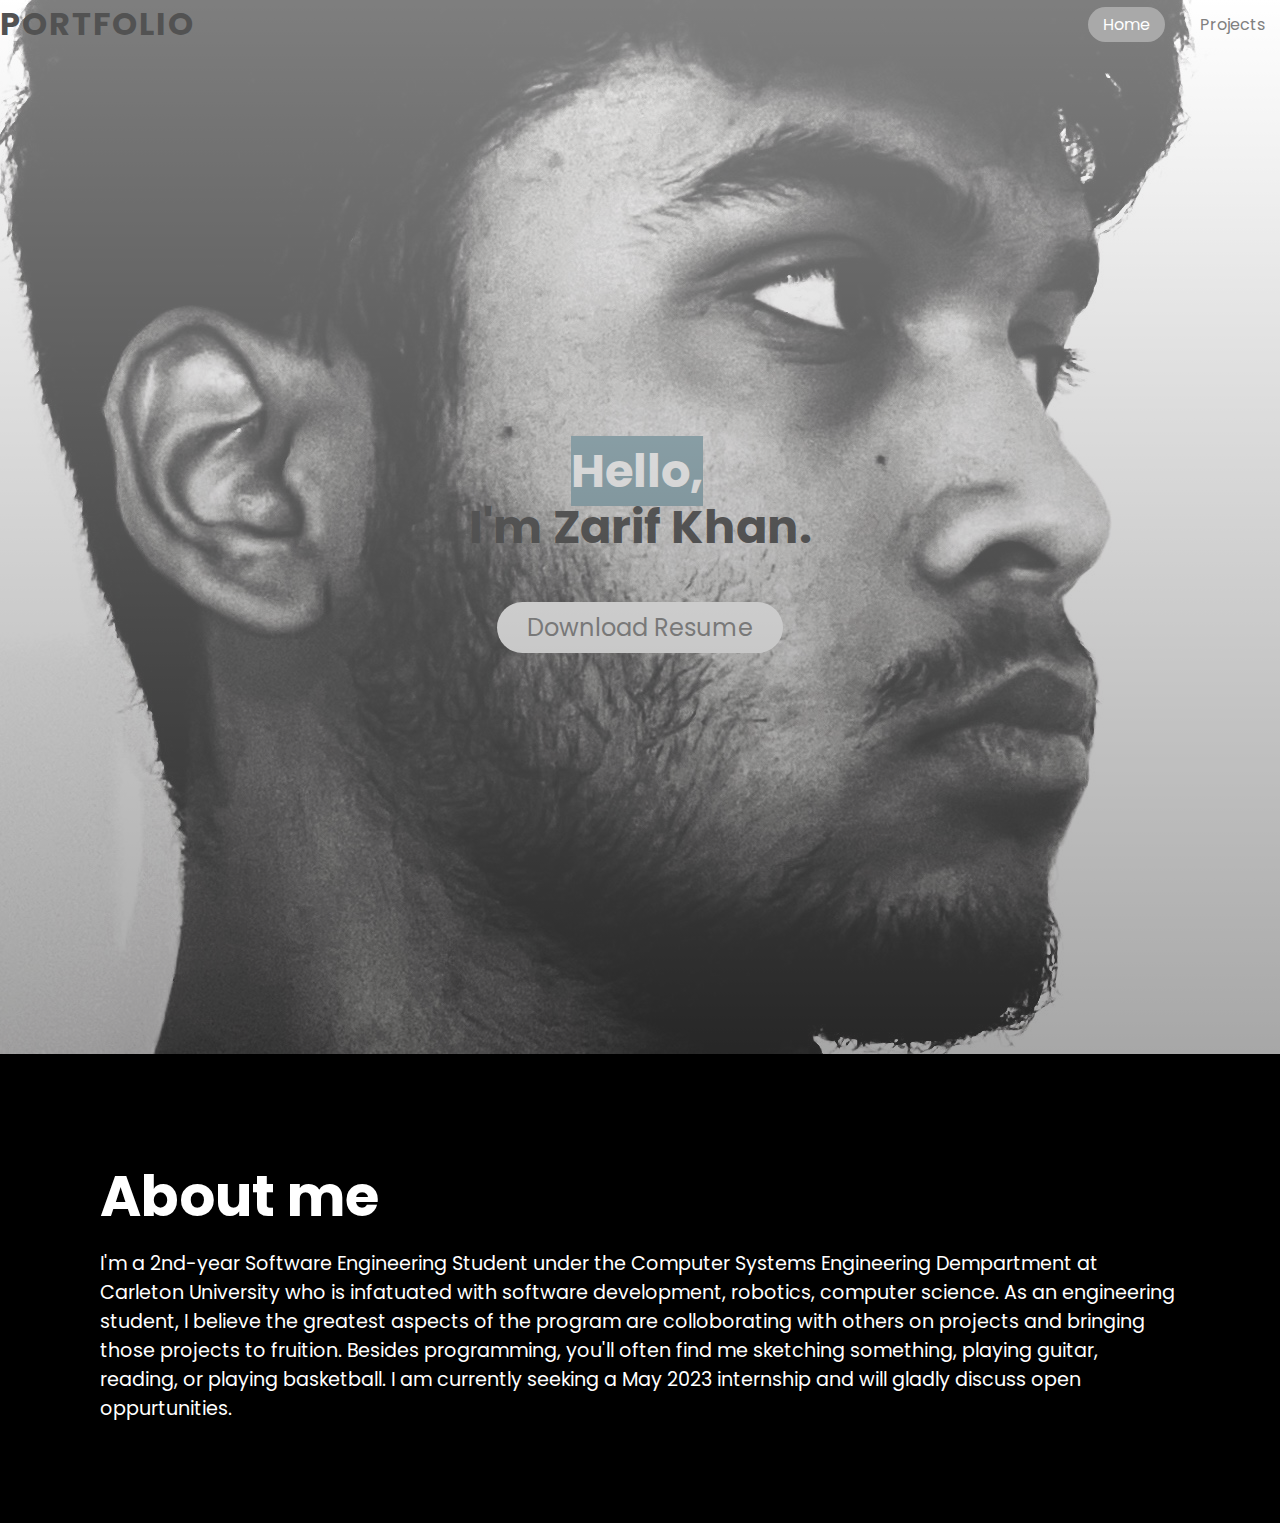
<file: index.html>
<!DOCTYPE html>
<html>
    <head>
        <title>Zarif's Portfolio</title>
        <link rel = "stylesheet" type="text/css" href = "style.css">
    </head>

    <body>
        <header>
            
            <a href = "#" class = "logo">Portfolio</a>

            <ul>
                <li><a href = "#" class = "active">Home</a></li>
                <li><a href = "Projects.html">Projects</a></li>
            </ul>
        </header>
        <section>

            <img src = "IMG_1390.jpg" id = "me">
            <h2 id = "text1">Hello,</h2>
            <h2 id = "text2">I'm Zarif Khan.</h2>
            <a href="../HTML stuff/OFFICIAL RESUME.pdf" download id = "btn">Download Resume</a>
                <i class = "fa fa-download"></i>
        </section>
        <div class="sec" id="sec">
            <h2>About me</h2>
            <p> I'm a 2nd-year Software Engineering Student under the Computer Systems Engineering Dempartment at Carleton University who is infatuated with software development, robotics, computer science. As an engineering student, I believe the greatest aspects of the program are colloborating with others on projects and bringing those projects to fruition.<b></b> Besides programming, you'll often find me sketching something, playing guitar, reading, or playing basketball.<b></b> I am currently seeking a May 2023 internship and will gladly discuss open oppurtunities.</p>


        </div>
    
    </body>
</html>
</file>
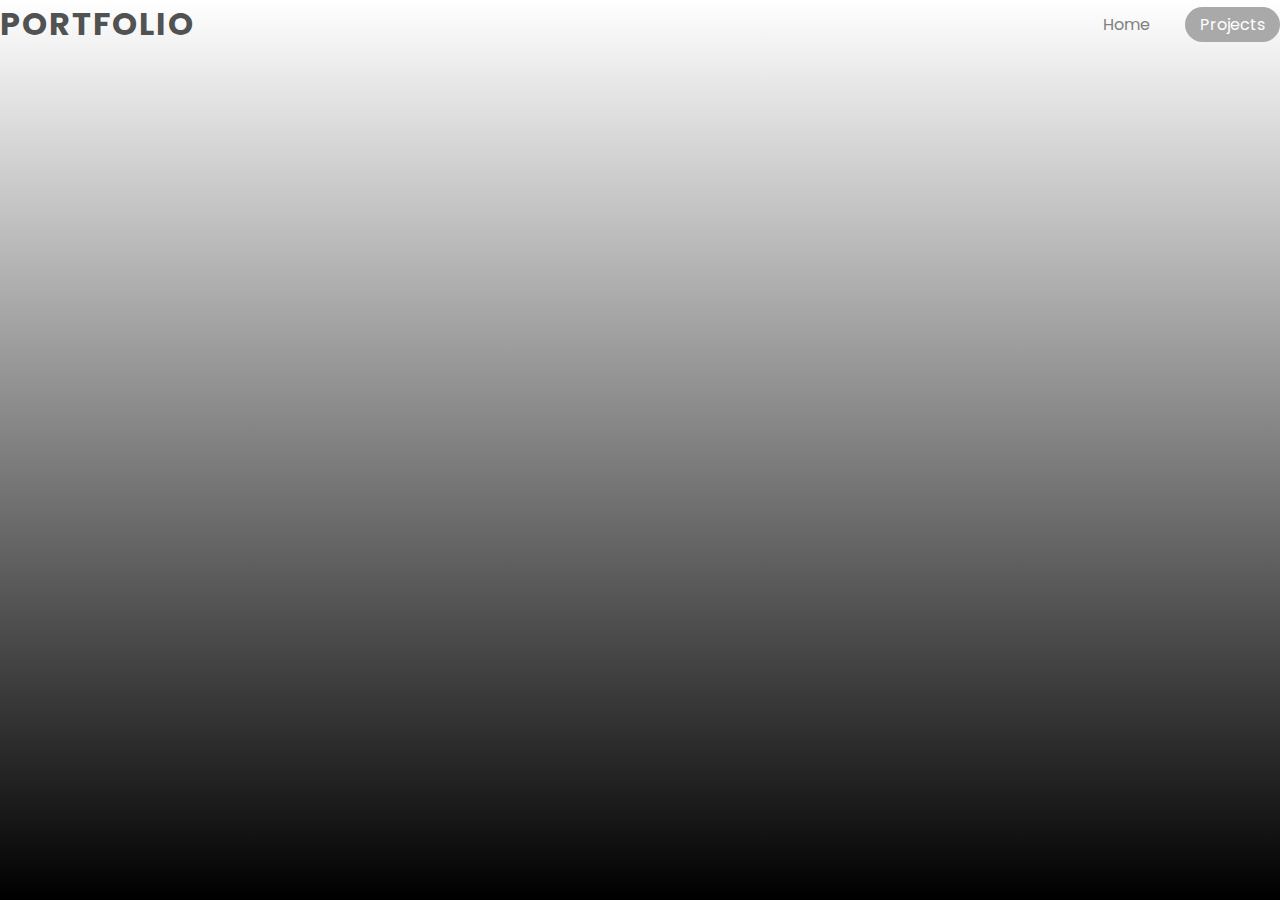
<file: Projects.html>
<!DOCTYPE html>
<html>

<head>
    <title>Zarif's Portfolio</title>
    <link rel = "stylesheet" type = "text/css" href = "style2.css">
</head>

<body>
    <header>
            
        <a href = "#" class = "logo">Portfolio</a>

          <ul>
                <li><a href = "index.html">Home</a></li>
                <li><a href = "#" class = "active">Projects</a></li>
            </ul>

    </header>
</body>

</html>
</file>
<file: style.css>
@import url('https://fonts.googleapis.com/css?family=Poppins:300,400,500,600,700,800,900&display=swap');
*
{
    margin:0;
    padding:0;
    box-sizing:border-box;
    font-family:'Poppins', sans-serif;
    scroll-behavior: smooth;
}

body{
    min-height: 100vh;
    /* background-image: url(../IMG_1390.jpg);--> */
    background: linear-gradient(white, black);
}
header
{
    position: absolute;
    top:0;
    left:0;
    width:100%;
    padding: 30px, 100px;
    display:flex;
    justify-content: space-between;
    align-items: center;
    z-index: 10000;

}
header  .logo

{
    color: rgb(82, 82, 82);
    font-weight: 700;
    text-decoration:none;
    font-size: 2em;
    text-transform: uppercase;
    letter-spacing: 2px;


}

header ul
{
    display: flex;
    justify-content: center;
    align-items: center;

}
header ul li
{

    list-style:none;
    margin-left: 20px;
}
header ul li a 
{
    text-decoration:none;
    padding: 6px 15px;
    color: gray;
    border-radius: 20px;
}
header ul li a:hover, 
header ul li a.active
{
    background: darkgray;
    color: white;
}

section
{
    opacity: 50%;
    display: flex;
    justify-content: center;
    align-items: center;
}

#text1

{
    position: absolute;
    top:9.4em;
    left:12.3em;
    background:rgb(91, 134, 148);
    color:white;
    font-size: 2.9em;
    white-space: nowrap;
    z-index: 9;
}

#text2

{
    position: absolute;
    font-size: 2.9em;
    white-space: nowrap;
    z-index: 9;
}


#btn
{
    position:absolute;
    text-decoration: none;
    display: inline-block;
    padding: 8px 30px;
    border-radius: 40px;
    background: white;
    color: rgb(92, 92, 92);
    font-size: 1.5em;
    z-index: 9;
    transform:translateY(100px);
}

.sec

{
    position: relative;
    padding: 100px;
    background: black;
}
.sec h2

{
    font-size: 3.5em;
    margin-bottom: 10px;
    color: white;
}
.sec p
{
    font-size: 1.2em;
    color: white;
}
</file>
<file: style2.css>
@import url('https://fonts.googleapis.com/css?family=Poppins:300,400,500,600,700,800,900&display=swap');
*
{
    margin:0;
    padding:0;
    box-sizing:border-box;
    font-family:'Poppins', sans-serif;
    scroll-behavior: smooth;
}

body{
    min-height: 100vh;
    /* background-image: url(../IMG_1390.jpg);--> */
    background: linear-gradient(white, black);
}
header
{
    position: absolute;
    top:0;
    left:0;
    width:100%;
    padding: 30px, 100px;
    display:flex;
    justify-content: space-between;
    align-items: center;
    z-index: 10000;

}
header  .logo

{
    color: rgb(82, 82, 82);
    font-weight: 700;
    text-decoration:none;
    font-size: 2em;
    text-transform: uppercase;
    letter-spacing: 2px;


}

header ul
{
    display: flex;
    justify-content: center;
    align-items: center;

}
header ul li
{

    list-style:none;
    margin-left: 20px;
}
header ul li a 
{
    text-decoration:none;
    padding: 6px 15px;
    color: gray;
    border-radius: 20px;
}
header ul li a:hover, 
header ul li a.active
{
    background: darkgray;
    color: white;
}
</file>
